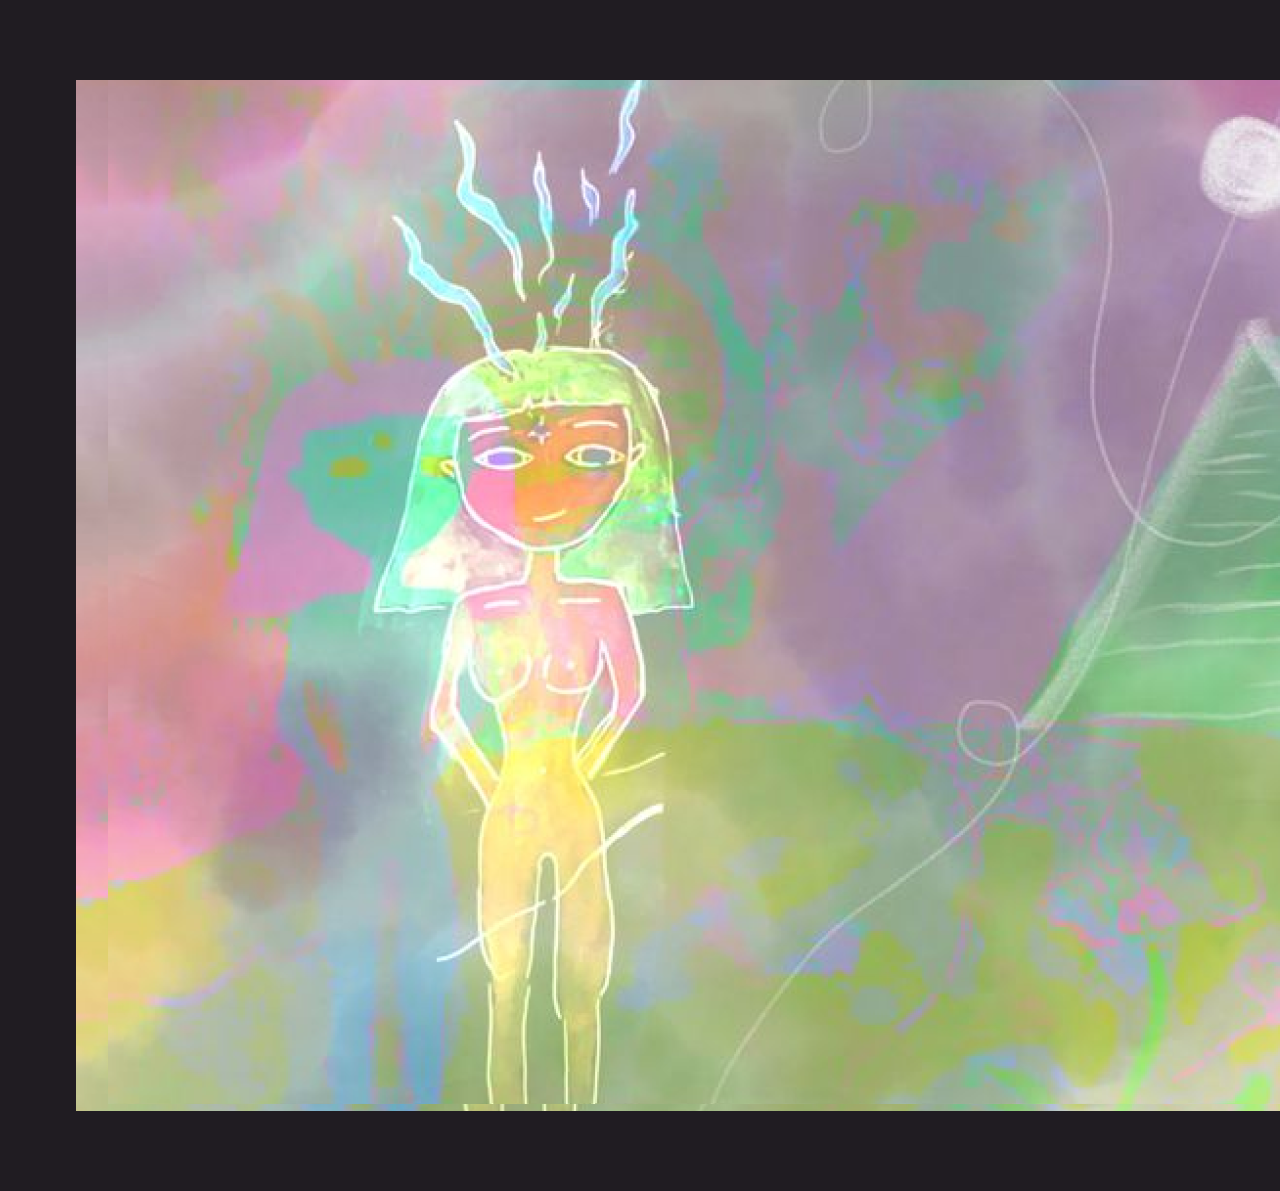
<file: index.html>
<!DOCTYPE html>
<!--[if lt IE 7]>      <html class="no-js lt-ie9 lt-ie8 lt-ie7"> <![endif]-->
<!--[if IE 7]>         <html class="no-js lt-ie9 lt-ie8"> <![endif]-->
<!--[if IE 8]>         <html class="no-js lt-ie9"> <![endif]-->
<!--[if gt IE 8]>      <html class="no-js"> <!--<![endif]-->
<html>
    <head>
        <meta charset="utf-8">
        <meta http-equiv="X-UA-Compatible" content="Ava Lang Design Portfolio">
        <title>Ava Lang Design Portfolio</title>
        <meta name="description" content="">
        <meta name="viewport" content="width=device-width, initial-scale=1">
        <link rel="stylesheet" href="css/style.css">
    </head>
    <body>
        <!--[if lt IE 7]>
            <p class="browsehappy">You are using an <strong>outdated</strong> browser. Please <a href="#">upgrade your browser</a> to improve your experience.</p>
        <![endif]-->
        <header>
           
           <div id="splash"> <a href="work.html">
            <img src="img/splash.png" alt="doodle ava lang">
            
             </a>
            </div>
        <nav>
          
            

        </nav>


        </header>
        
        <main>    
            


        </main>

        <footer>
        </footer>







    </body>
</html>
</file>
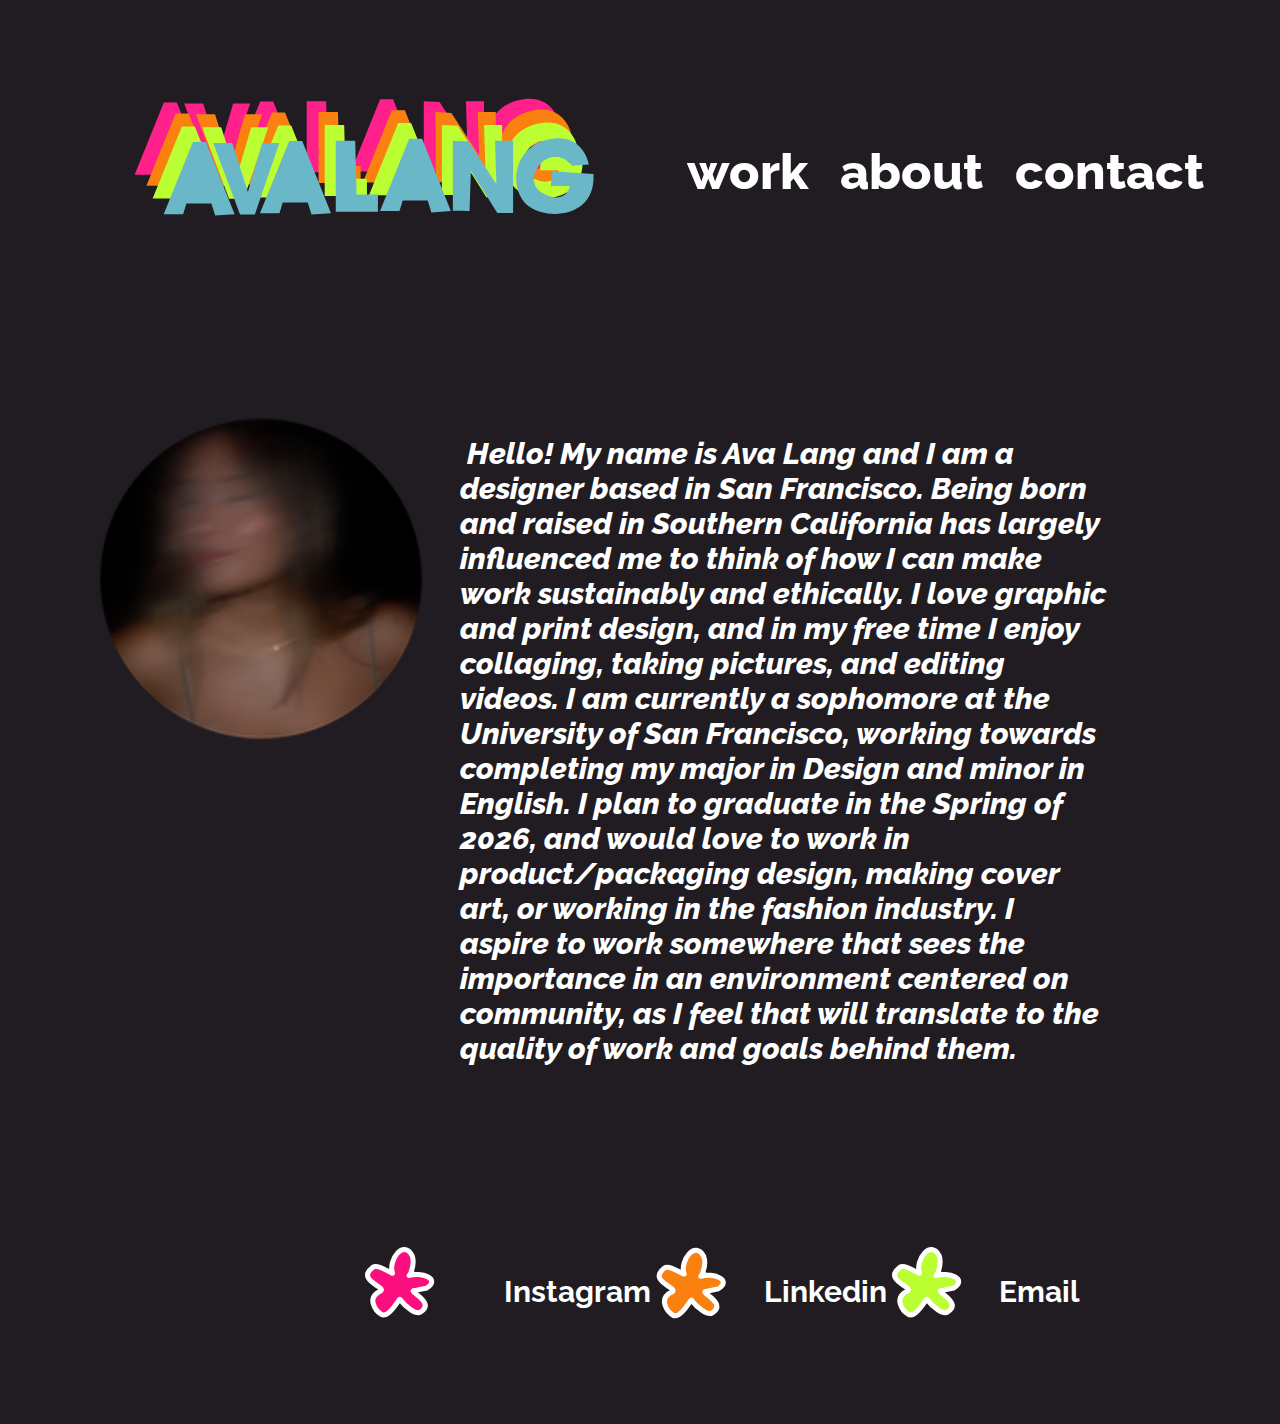
<file: about.html>
<!DOCTYPE html>
<!--[if lt IE 7]>      <html class="no-js lt-ie9 lt-ie8 lt-ie7"> <![endif]-->
<!--[if IE 7]>         <html class="no-js lt-ie9 lt-ie8"> <![endif]-->
<!--[if IE 8]>         <html class="no-js lt-ie9"> <![endif]-->
<!--[if gt IE 8]>      <html class="no-js"> <!--<![endif]-->
<html>
    <head>
        <meta charset="utf-8">
        <meta http-equiv="X-UA-Compatible" content="Ava Lang Design Portfolio">
        <title>Ava Lang Design Portfolio</title>
        <meta name="description" content="">
        <meta name="viewport" content="width=device-width, initial-scale=1">
        <link rel="stylesheet" href="css/style.css">
    </head>
<body>
    <!--[if lt IE 7]>
        <p class="browsehappy">You are using an <strong>outdated</strong> browser. Please <a href="#">upgrade your browser</a> to improve your experience.</p>
    <![endif]-->
    <header>
        <a href="index.html"><img src="img/AVA LOGO.svg" alt="Ava Lang Logo Image"></a>
        
    <nav>
        <a href="work.html">
        <h1>work</h1>
         </a>

        <a href="#">
        <h1>about</h1>
         </a> 

         <a href="contact.html">
        <h1>contact</h1>
        </a>

    </nav>
    </header>

    <main>
    
        <section>
            <div id="try2">
            <img src="img/aboutimg.png" alt="portfolio picture ava lang">   
        </div>
       
   


    
       
                <div id="idk">
            <h2> Hello! My name is Ava Lang and I am a designer based in San Francisco. Being born and raised in Southern California has largely influenced me to think of how I can make work sustainably and ethically. I love graphic and print design, and in my free time I enjoy collaging, taking pictures, and editing videos. I am currently a sophomore at the University of San Francisco, working towards completing my major in Design and minor in English. I plan to graduate in the Spring of 2026, and would love to work in product/packaging design, making cover art, or working in the fashion industry. I aspire to work somewhere that sees the importance in an environment centered on community, as I feel that will translate to the quality of work and goals behind them.  </h2>
                </div>
        </section>


    
<!--
<main id="about">
        <div id="aboutpic">
            <img src="img/aboutimg.png" alt="portfolio picture ava lang">   
        </div>
 

    <section>
       <div id="aboutcap"> <h2> Hello! My name is Ava Lang and I am a designer based in San Francisco. Being born and raised in Southern California has largely influenced me to think of how I can make work sustainably and ethically. I love graphic and print design, and in my free time I enjoy collaging, taking pictures, and editing videos. I am currently a sophomore at the University of San Francisco, working towards completing my major in Design and minor in English. I plan to graduate in the Spring of 2026, and would love to work in product/packaging design, making cover art, or working in the fashion industry. I aspire to work somewhere that sees the importance in an environment centered on community, as I feel that will translate to the quality of work and goals behind them.  </h2></section>
       </div>

-->
        </main>

        <footer>
            <div id="footer1"> <img src="img/p_flower.svg"> <a href="https://www.instagram.com/accounts/login/?next=https%3A%2F%2Fwww.instagram.com%2Fbyavalang%2F" target="_blank"></div>
              <h3>Instagram</h3>
              </a>
  
            <div id="footer2">  <img src="img/o_flower.svg"></div>
      
              <a href="https://www.linkedin.com/in/ava-lang-013930255?trk=contact-info" target="_blank">
              <h3>Linkedin</h3>
               </a>
  
              <div id="footer3">
          <img src="img/g_flower.svg">  </div>       
              <a href="mailto:aylang@dons.usfca.edu" target="_blank">
              <h3>Email</h3>
              </a>
  
          </footer>
  






    </body>    
    </html>
</file>
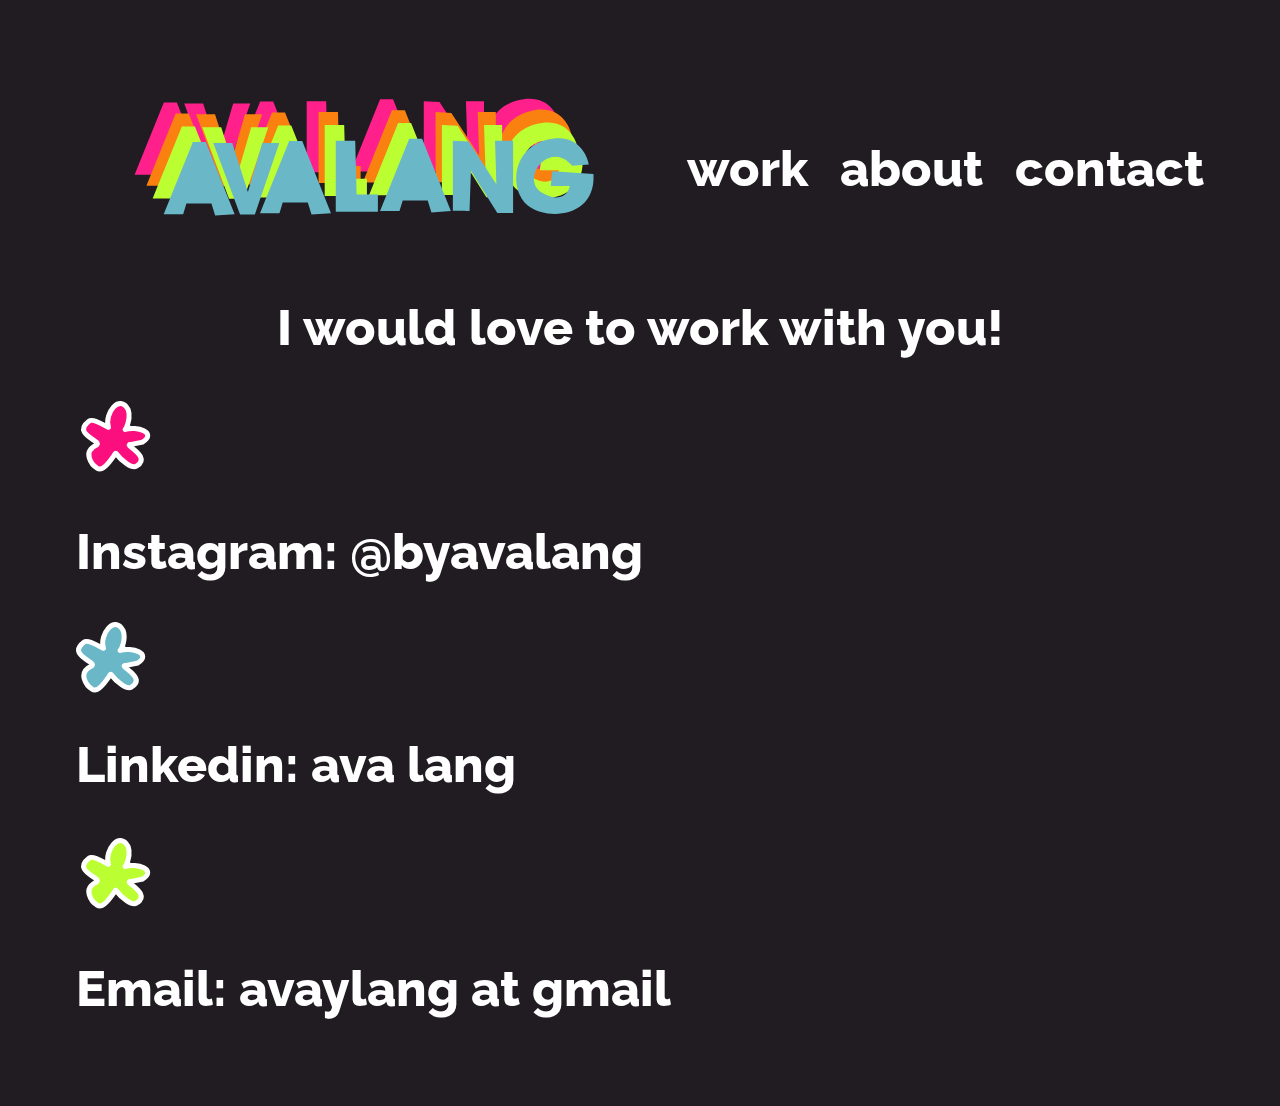
<file: contact.html>
</head>
<body>
    <!--[if lt IE 7]>
        <p class="browsehappy">You are using an <strong>outdated</strong> browser. Please <a href="#">upgrade your browser</a> to improve your experience.</p>
    <![endif]-->
    <link rel="stylesheet" href="css/style.css">
    <header>
        <a href="index.html"><img src="img/AVA LOGO.svg" alt="Ava Lang Logo Image"></a>
        
    <nav>
        <a href="work.html">
        <h1>work</h1>
         </a>

        <a href="about.html">
        <h1>about</h1>
         </a> 

         <a href="contact.html">
        <h1>contact</h1>
        </a>

    </nav>


    </header>
    
    <main>    
       
       <div id="caption2"> <h1>I would love to work with you!</h1></div>

     <!-- <div id="contact"     </div> >--> 
       <div id="pink">  <img src="img/p_flower.svg"> 
       <a href="https://www.instagram.com/accounts/login/?next=https%3A%2F%2Fwww.instagram.com%2Fbyavalang%2F">
        <h1 id="insta">Instagram: @byavalang   
            </h1></a>

      <div id="blue">  <img src="img/b_flower.svg"></div>
            
      <a href="https://www.linkedin.com/in/ava-lang-013930255?trk=contact-info " target="_blank">
       <h1>Linkedin: ava lang 
             </h1>   
            </a>
        
        <div id=green><img src="img/g_flower.svg"></div>
        <a href="mailto:aylang@dons.usfca.edu" target="_blank">
       
       <h1>Email: avaylang at gmail</h1> </a>
        </div>





        </main>








    </body>
    </html>
</file>
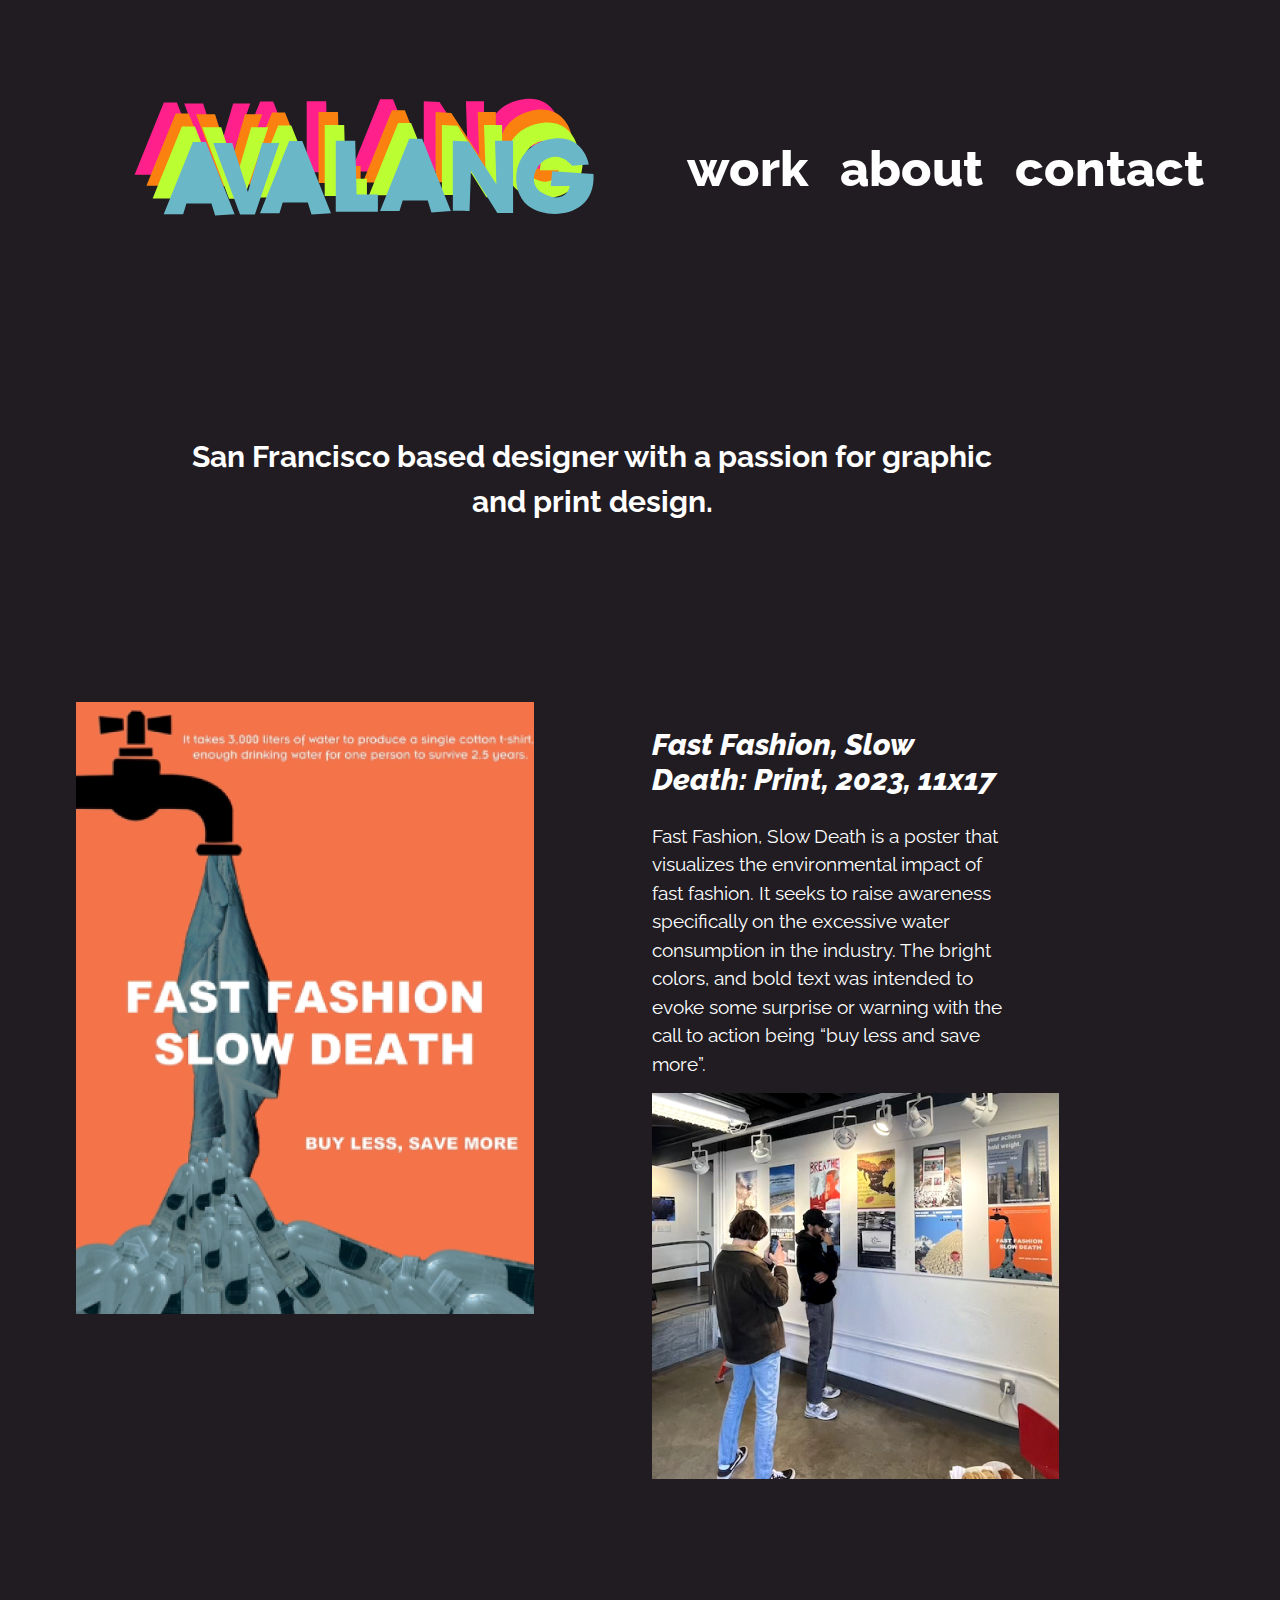
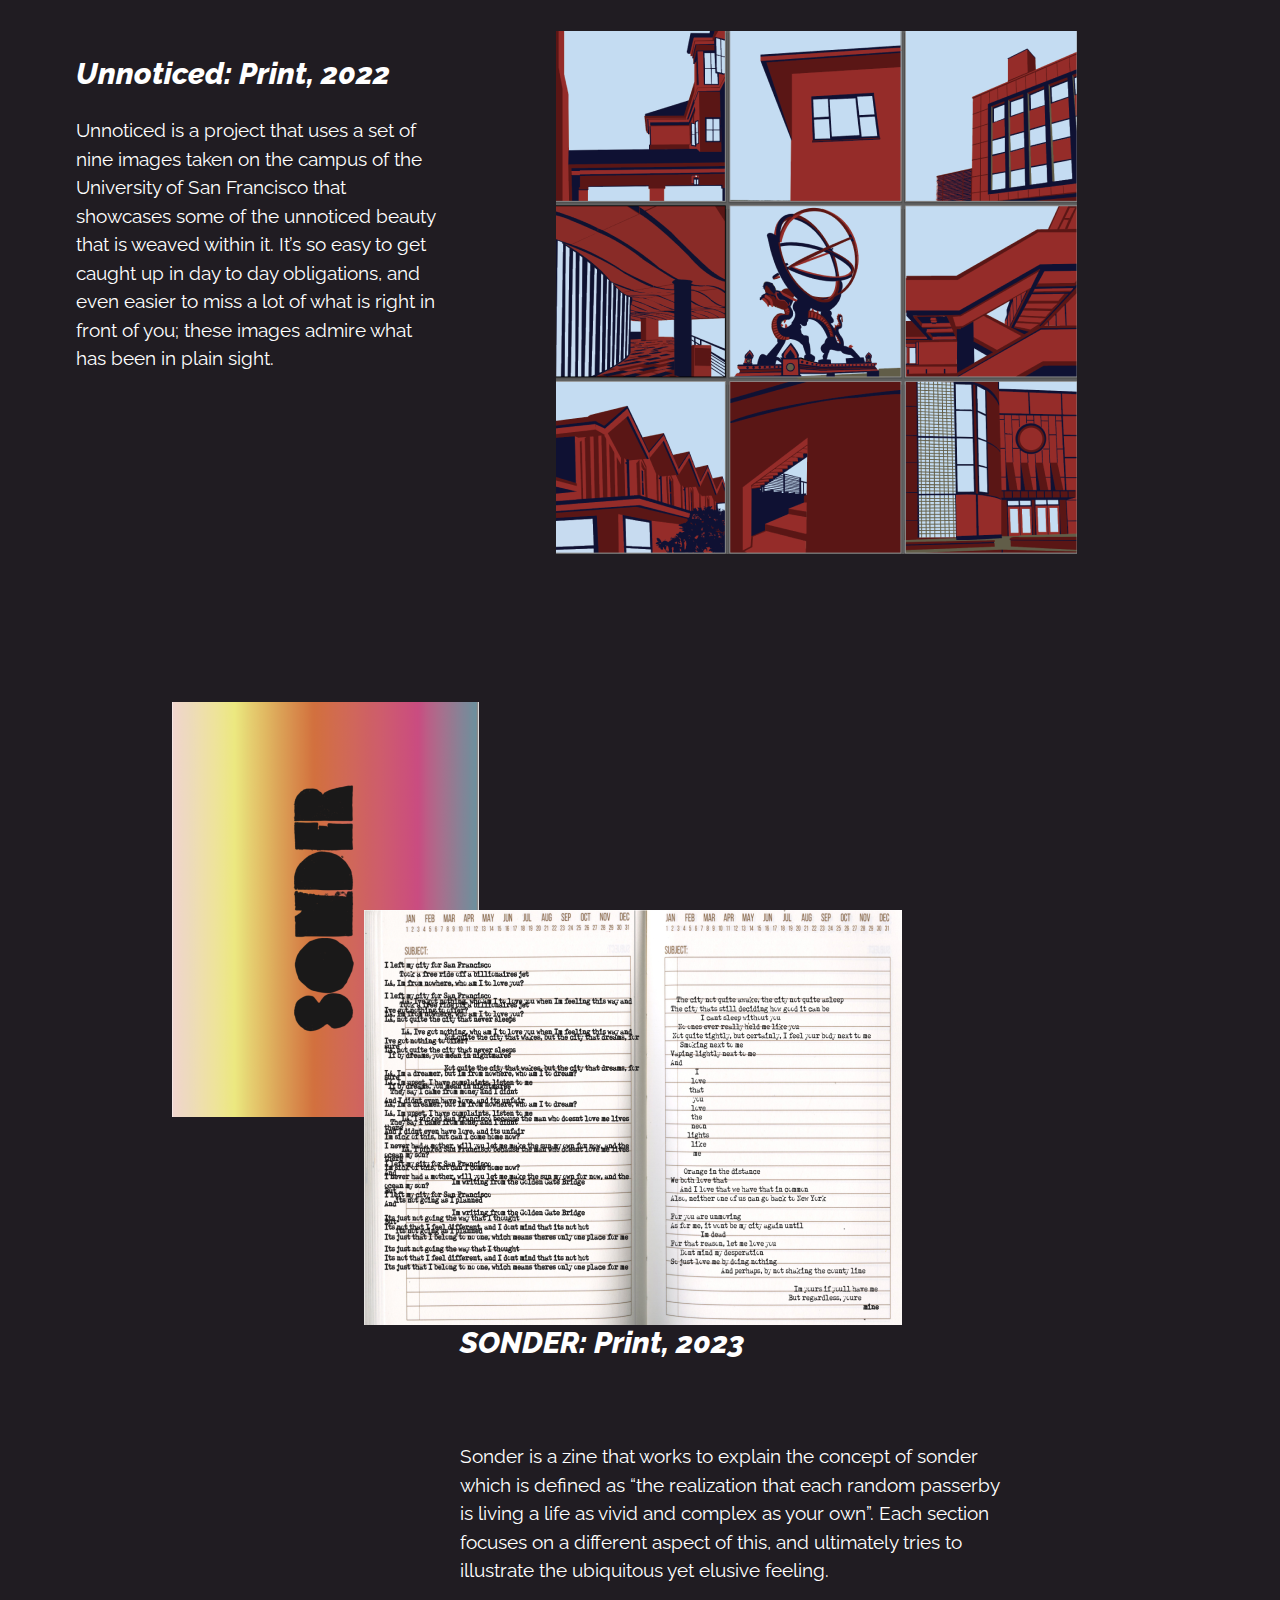
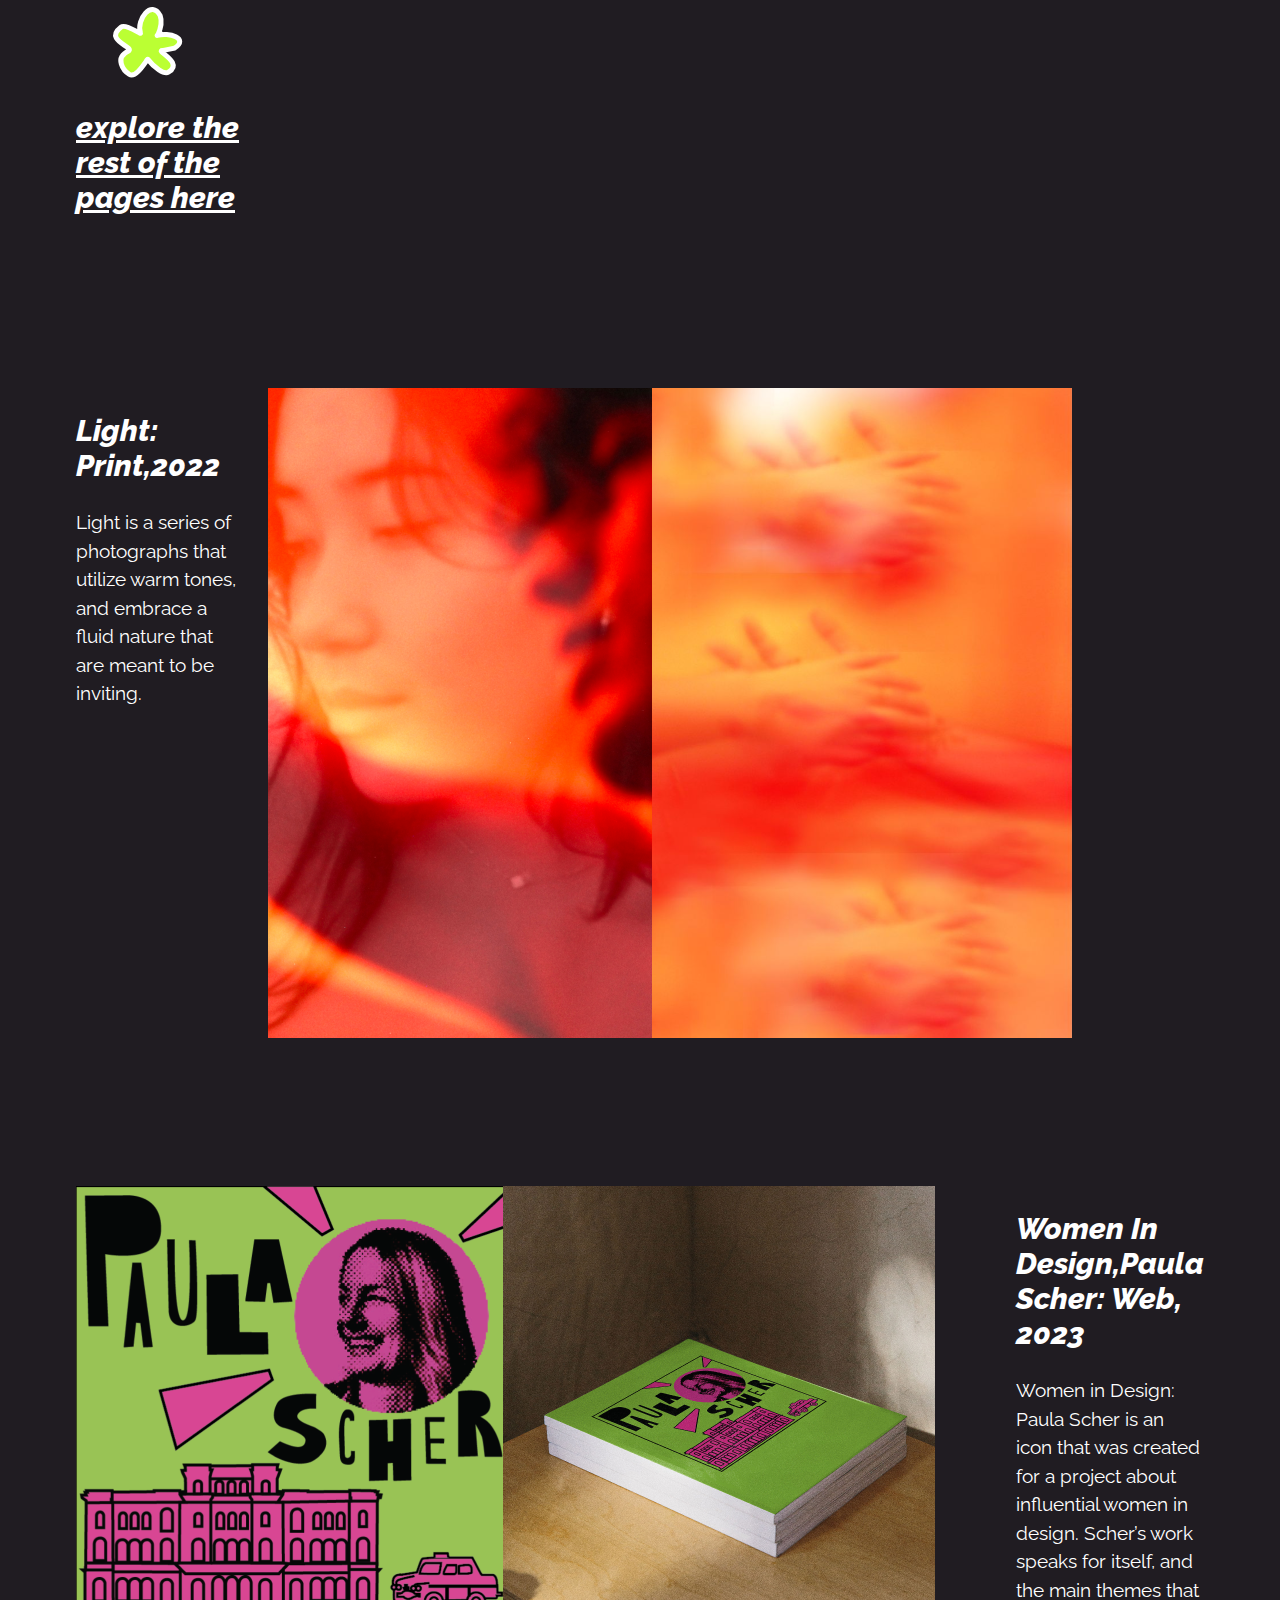
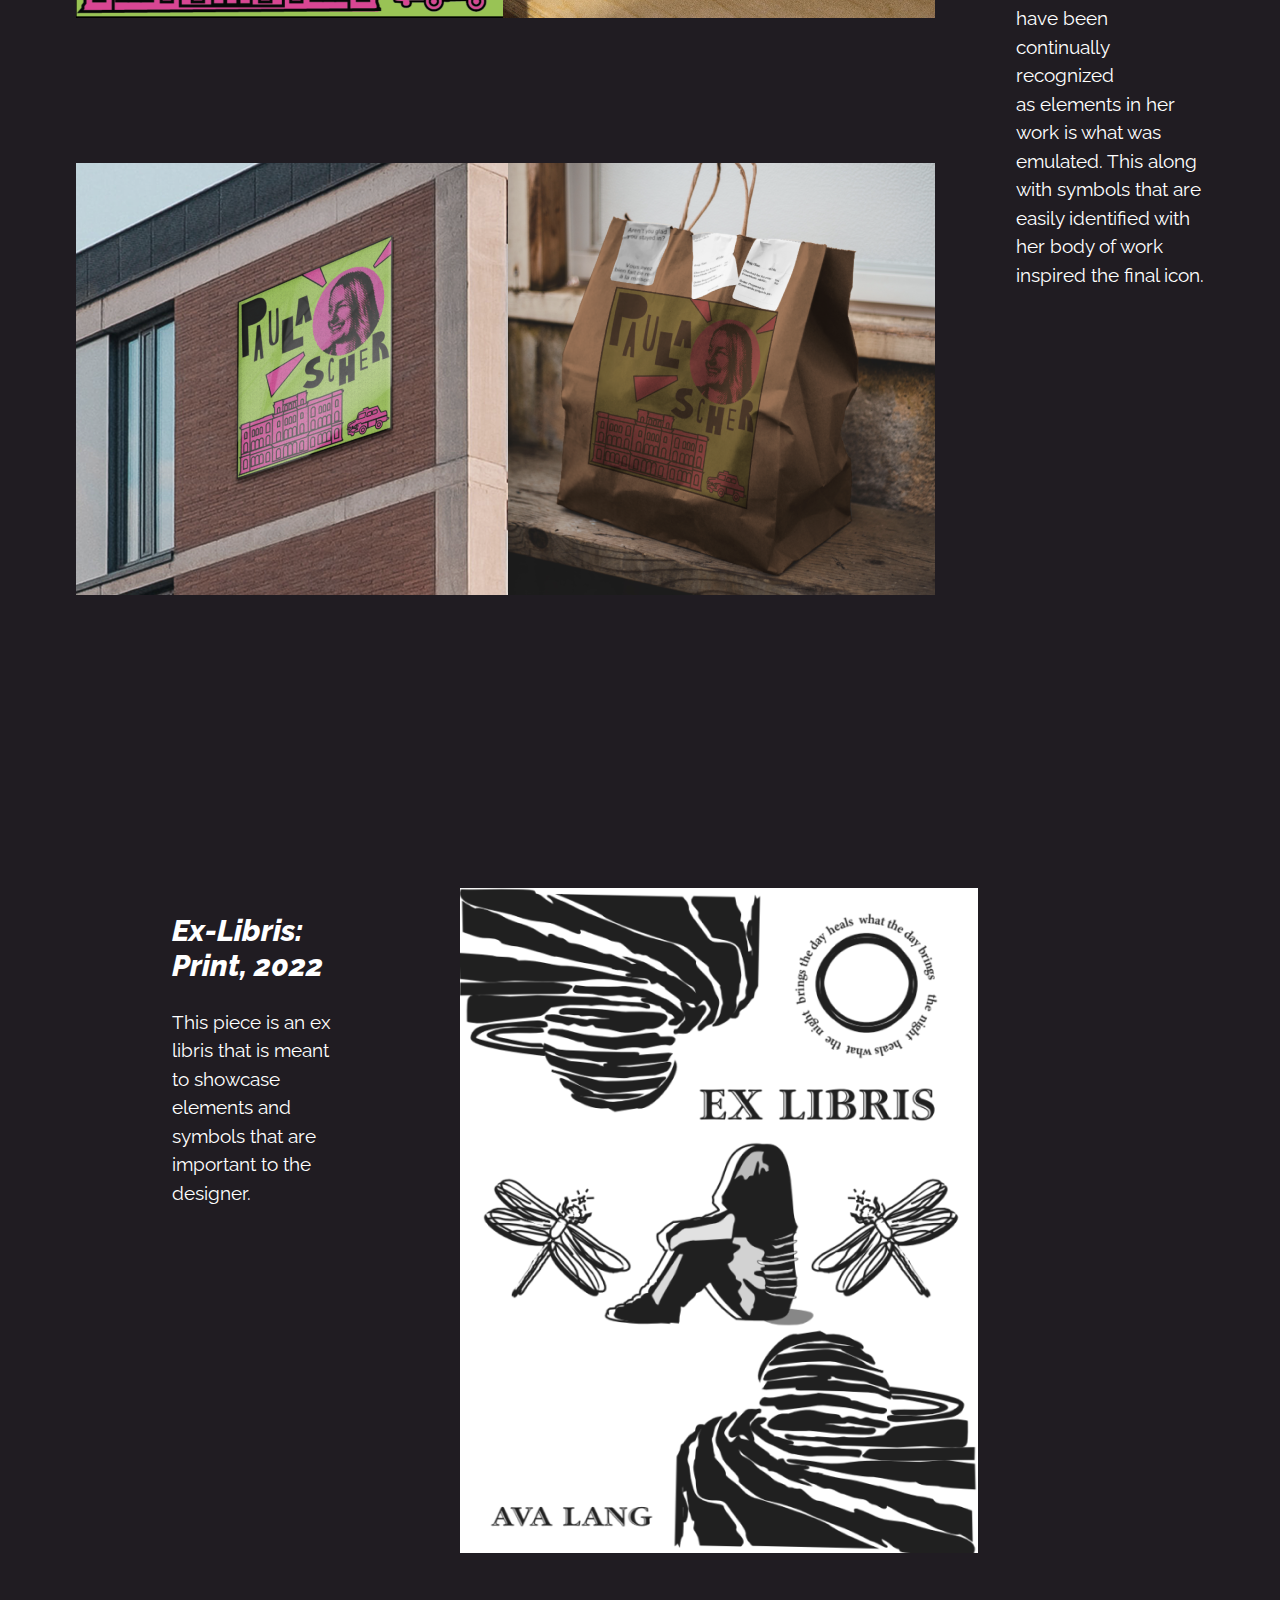
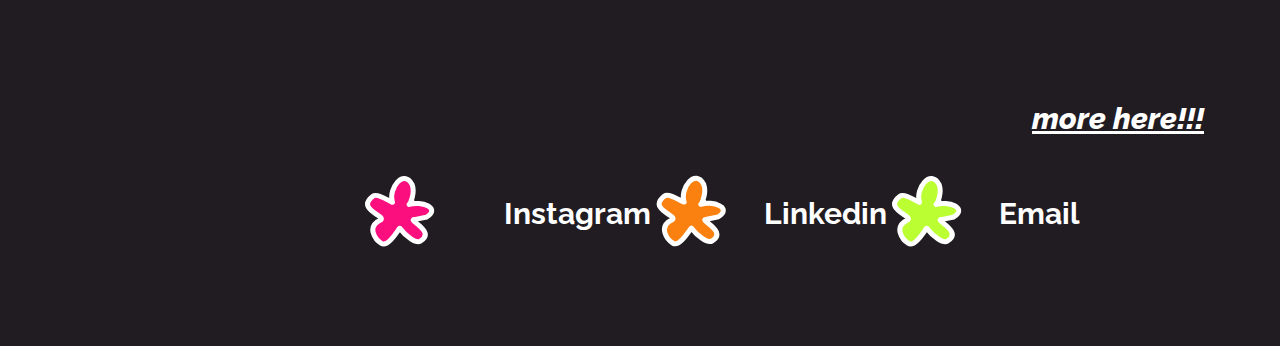
<file: work.html>
</head>
<body>
    <!--[if lt IE 7]>
        <p class="browsehappy">You are using an <strong>outdated</strong> browser. Please <a href="#">upgrade your browser</a> to improve your experience.</p>
    <![endif]-->
    <link rel="stylesheet" href="css/style.css">
    <header>
        <a href="index.html"><img src="img/AVA LOGO.svg" alt="Ava Lang Logo Image"></a>
        
    <nav>
        <a href="work.html">
        <h1>work</h1>
         </a>

        <a href="about.html">
        <h1>about</h1>
         </a> 

         <a href="contact.html">
        <h1>contact</h1>
        </a>

    </nav>


    </header>
    
    <main>    
       <section>
        <h3 id="tagline">San Francisco based designer with a passion for graphic and print design.</h3>
    </section>

    <section class="tworow">
        <div id="fastfashion">
            <img src="img/fastfashion.png" alt="graphic Design Project about the effects of fast fashion">
        </div>
        <div id="gallery">
            <img src="img/gallery.png" alt="people in art gallery viewing posters">
        </div>
        <div id="description1">
            <h2>Fast Fashion, Slow Death: Print, 2023, 11x17</h2> 
    
            <p>Fast Fashion, Slow Death is a poster that visualizes the environmental impact of fast fashion. It seeks to raise awareness specifically on the excessive water consumption in the industry. The bright colors, and bold text was intended to evoke some surprise or warning with the call to action being “buy less and save more”.</p>
        </div>      
    </section>


    <section>

        <div id="campus">
        <img src="img/campus.png" alt="campus project images">
        </div>

        <div id="description2">
        <h2>Unnoticed: Print, 2022</h2>
        <p>Unnoticed is a project that uses a set of nine images taken on the campus of the University of San Francisco that showcases some of the unnoticed beauty that is weaved within it. It’s so easy to get caught up in day to day obligations, and even easier to miss a lot of what is right in front of you; these images admire what has been in plain sight.</p>
        </div>
    </section>


    
    <section class="tworow">
        <div id="zine">
        <img src="img/zinecover.png" alt="zine on sonder, by ava lang">
    </div>

        <div id="zine8">
        <img src="img/zinepage8.png">
    </div>
        
     </section>
     
     <section >

        <div id="description3">
        <h2><br>SONDER: Print, 2023</h2>
        <p><br> <br>Sonder is a zine that works to explain the concept of sonder which is defined as “the realization that each random passerby is living a life as vivid and complex as your own”. Each section focuses on a different aspect of this, and ultimately tries to illustrate the ubiquitous yet elusive feeling.</p>
        <a href="zine.html">
        </div>
           
        
       <div id="zinepages"> <img src="img/g_flower.svg"> <h2>explore the rest of the pages here</h2>
            </a></div>


    </section>
      
    <section>
        <div id="photoshop">
        <img src="img/faces.png" alt="picture of two faces, orange, red, blurred">
    </div>

    <div id="hands">
        <img src="img/hands.png" alt="picture of hands, orange, blurred">
    </div>
    
    <div id="description4">
        <h2>Light: Print,2022</h2>
        <p>Light is a series of photographs that utilize warm tones, and embrace a fluid nature that are meant to be inviting.</p>
    </div>
        
    </section>
     
    <section class="tworow">
        <div id="paula">
        <img src="img/icon1.png" alt="designed symbol for paula scher by ava lang">
    </div>

        <div id="paula2">
        <img src="img/icon2.png" alt="designed symbol for paula scher by ava lang">
    </div>

    <div id="paula3">
        <img src="img/icon3.png" alt="designed symbol for paula scher by ava lang">
    </div>

        <div id="paula4">
        <img src="img/icon4.png" alt="designed symbol for paula scher by ava lang">
    </div>
        

        <div id="description5">
        <h2>Women In Design,Paula Scher: Web, 2023</h2>
        <p>Women in Design: Paula Scher is an icon that was created for a project about influential women in design. Scher’s work speaks for itself, and the main themes that have been continually recognized as elements in her work is what was emulated. This along with symbols that are easily identified with her body of work inspired the final icon. </p>
    </div>
        
    </section>
 
   <section>
        <div id="libris">
        <img src="img/exlibris.png" alt="ex libris by ava lang">
        </div>

        <div id="description6">
        <h2>Ex-Libris: Print, 2022</h2>
        <p>This piece is an ex libris that is meant to showcase elements and symbols that are important to the designer.   
        </p>
    </div>
   </section>
       

   <div id="extra"><a href="more.html"> <h2> more here&#33;&#33;&#33; </h2> </a> </div> 



        </main>

        <footer>
          <div id="footer1"> <img src="img/p_flower.svg"> <a href="https://www.instagram.com/accounts/login/?next=https%3A%2F%2Fwww.instagram.com%2Fbyavalang%2F" target="_blank"></div>
            <h3>Instagram</h3>
            </a>

          <div id="footer2">  <img src="img/o_flower.svg"></div>
    
            <a href="https://www.linkedin.com/in/ava-lang-013930255?trk=contact-info" target="_blank">
            <h3>Linkedin</h3>
             </a>

            <div id="footer3">
        <img src="img/g_flower.svg">  </div>       
            <a href="mailto:aylang@dons.usfca.edu" target="_blank">
            <h3>Email</h3>
            </a>

        </footer>







    </body>
    </html>
</file>
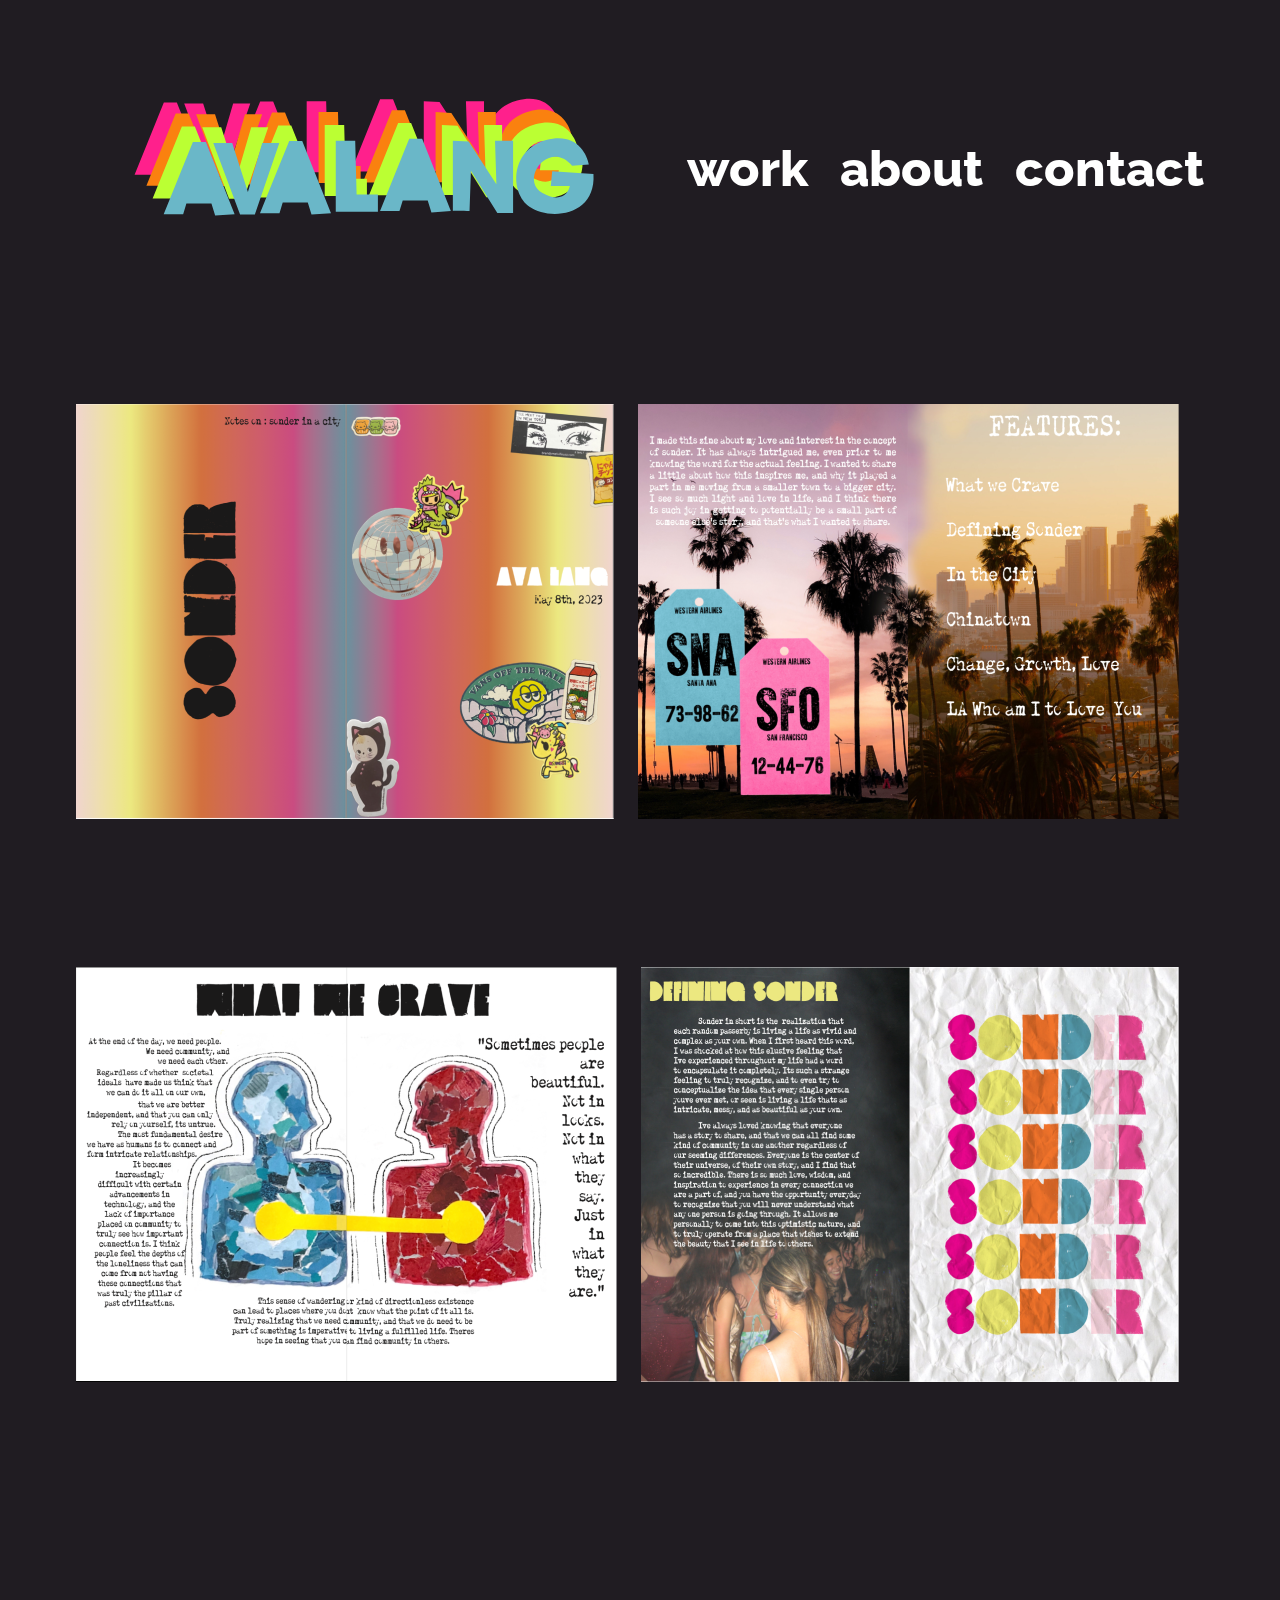
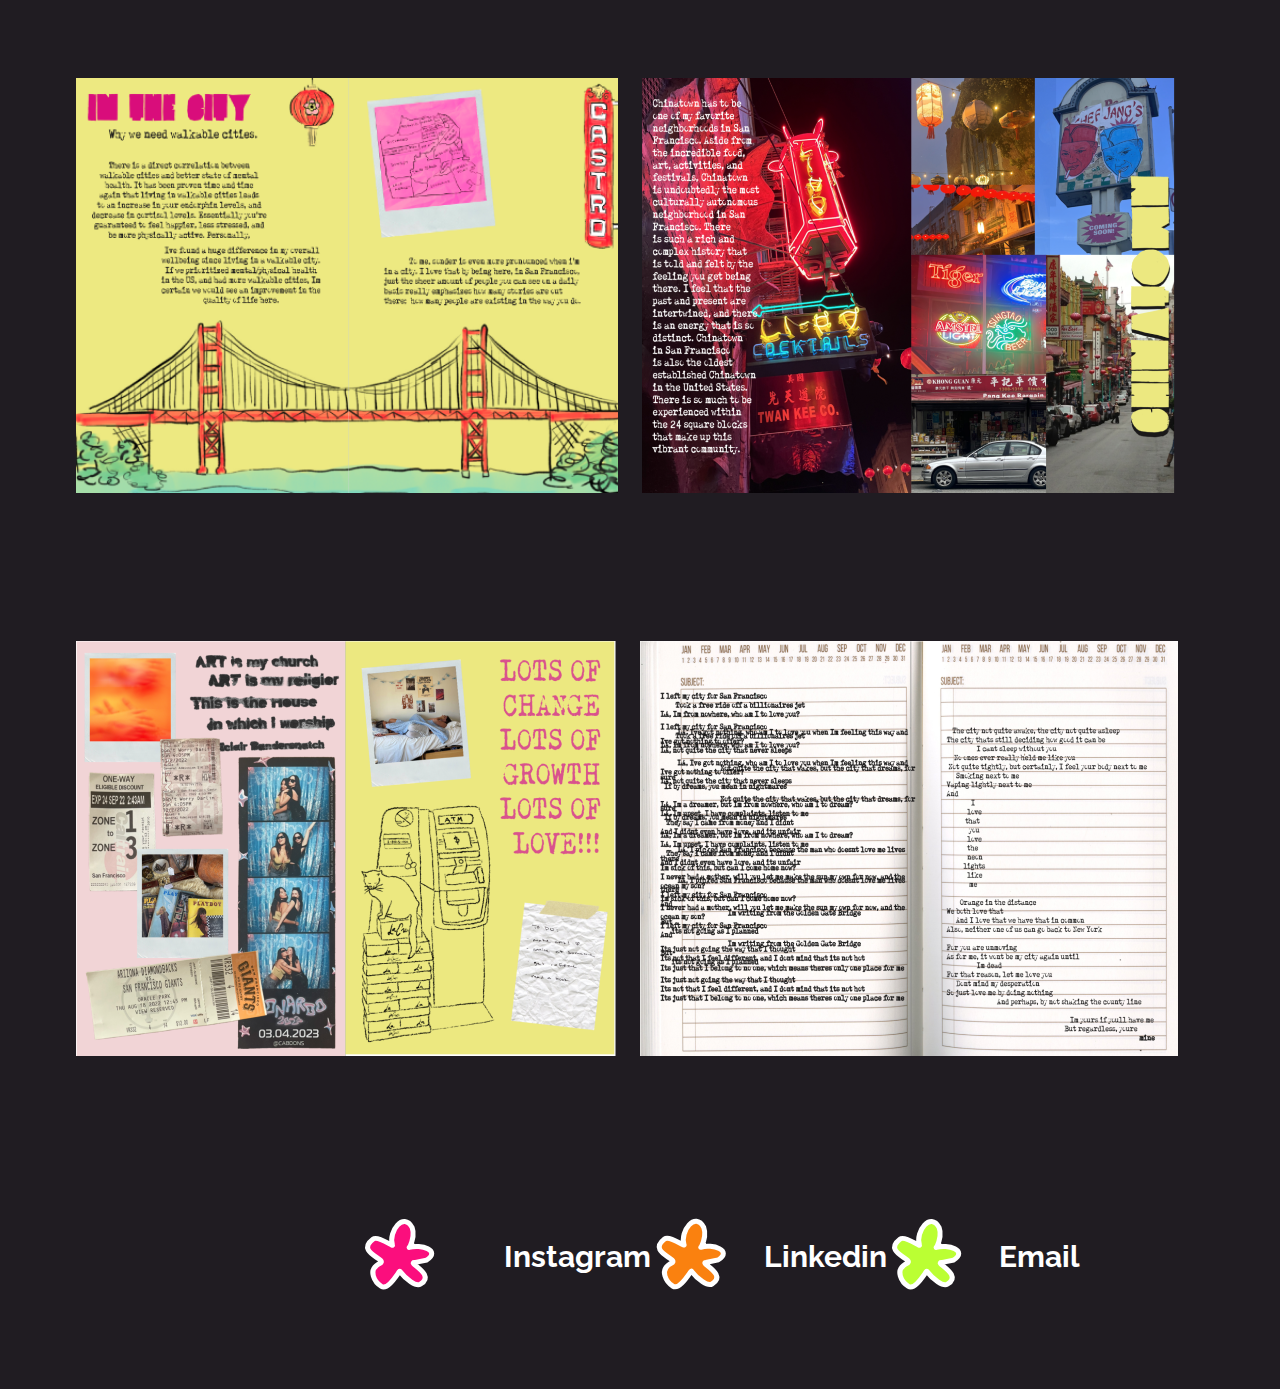
<file: zine.html>
<link rel="stylesheet" href="css/style.css">

<body>
<header>
  <a href="index.html"><img src="img/AVA LOGO.svg" alt="Ava Lang Logo Image"></a>

    
<nav>
  <a href="work.html">
  <h1>work</h1>
   </a>

  <a href="about.html">
  <h1>about</h1>
   </a> 

   <a href="contact.html">
  <h1>contact</h1>
  </a>

</nav>

</header>

<main>

  <section>
   <img src="img/zinefullcover.png">
    <img src="img/zinepage2.png">

   
</section>

<section>
  <img src="img/zinepage3.png">
  <img src="img/zinepage4.png">
</section>
   

<section>
  

    </section>

    <section>
    <img src="img/zinepage5.png">
    <img src="img/zinepage6.png">


  </section>

  <section>

    <img src="img/zinepage7.png">
    <img src="img/zinepage8.png">
  </section>

  



</main>


<footer>
  <div id="footer1"> <img src="img/p_flower.svg"> <a href="www.link" target="_blank"></div>
    <h3>Instagram</h3>
    </a>

  <div id="footer2">  <img src="img/o_flower.svg"></div>

    <a href="https://www.linkedin.com/in/ava-lang-013930255?trk=contact-info" target="_blank">
    <h3>Linkedin</h3>
     </a>

    <div id="footer3">
<img src="img/g_flower.svg">  </div>       
    <a href="mailto:aylang@dons.usfca.edu" target="_blank">
    <h3>Email</h3>
    </a>

</footer>



</body>
</html>
</file>
<file: css/style.css>
@import url('https://fonts.googleapis.com/css2?family=Raleway:wght@800&display=swap');
@import url('https://fonts.googleapis.com/css2?family=Raleway:wght@400;800&display=swap');

@import url('https://fonts.googleapis.com/css2?family=Averia+Sans+Libre&family=Mountains+of+Christmas:wght@700&family=Raleway:ital,wght@1,300&family=Tenali+Ramakrishna&display=swap');



html {
    font-size: 16px; 
}

body {
    background-color: #201C22;
    max-width: 70.5rem;
    font-family: 'Raleway', sans-serif;
    color:white;
    line-height: 1.5;
    margin: 5rem auto;
    
}


section {
    margin: 9.25rem auto;
    display:grid;
    grid-template-columns: repeat(12, 1fr);
    grid-column-gap: 1.5rem;
    grid-auto-flow: dense;
}


header {
    display: flex;
    align-items: center;
    justify-content: space-between;

}

p {
    font-size: 19px;
}

h1{
    font-size: 50px;
    font-style: normal;
    font-weight: 800;
}

h2 {
    font-size: 30px;
    font-style: italic; 
}

a {
    color: white;
    text-decoration: none;
    margin: 0 0 0 2rem;
}

a h1:hover {
    color: #FB0E7D;
}

a h1:visited {
    color: #BF3; 
}



a footer:hover{
    color: #BF3;
     
}


h2{
    font-family: Raleway;
    font-size: 30px;
    font-style: italic;
    font-weight: 800;
    line-height: normal;
}

h3{
    font-family: raleway;
    font-size: 30px;
    font-weight: bold;
}




nav {
    display: flex;
    align-items: center;
    justify-content: space-between;

}


main {
    font-family: 'Raleway', sans-serif;

}

footer {
    width: 35rem;
    margin: auto;
    display: flex;
    align-items: center;
    justify-content: space-between;
    font-size: 30px;
    font-style: normal;

}

.tworow {
    margin: 9.25rem auto;
    display:grid;
    grid-template-columns: repeat(12, 1fr);
    grid-template-rows: 50% 50%;
    grid-column-gap: 1.5rem;
    grid-auto-flow: dense;
}

#tagline {
    text-align: center;
    grid-column: 2/11;
}



#fastfashion {
    grid-column: 1/6;
    grid-row: 1/3; 
}

#description1 {
    grid-column: 7/11;
    grid-row: 1/2; 
  

}
#gallery {
    grid-column:7/11;
    grid-row: 2/3; 

}



#campus {
    grid-column: 6/10;

}


#description2 {
    grid-column: 1/5;

}

#zine {
    grid-column: 2/4;
    grid-row: 1/3;

}

#zine8 {
    grid-column: 4/10;
    grid-row: 2/3;
}

#description3 {
   grid-column: 5/11;
}


#description4 {
    grid-column: 1/3;
}

#photoshop {
    grid-column: 3/7;
}

#hands {
    grid-column: 7/11;
}


#paula {
    grid-column: 1/4;
}

#paula2 {
    grid-column: 6/8;
}

#paula3 {
    grid-column: 1/4;
   

}

#paula4 {
    grid-column: 6/9;
    grid-row: 1/2;
}

#description5 {
    grid-column: 12/12;
}


#description6{
    grid-column: 2/4;
}

#libris {
    grid-column: 5/10;
}


#try2 {
    grid-column: 1/4;
}

#idk {
    grid-column: 5/12;
    text-align: left;
}


#insta {
    grid-column: 3/7;
}

#contact {
    grid-column: 1/9;
}

#pink {
    grid-column: 1/2;
}
#blue {
    grid-column: 0/1;
}
#green {
    grid-column: 0/1;
}
#caption2 {
    text-align: center;
}
#footer1 {
    grid-column: 1/2;
}

#footer2 {
    grid-column: 5/6
}

#footer {
    grid-column: 9/10;
}
#extra {
    text-align: right;
    text-decoration: underline;
}
#stills {
    grid-column: 1/6;
}

#d1{
    grid-column: 3/7;
}

#d2 {
    grid-column: 9/11;
}

#video {
    grid-column: 1/6;
}

#pyramid {
    grid-column: 4/12;
}

#thefeed {
    grid-column: 7/11;
}

#splash {
    background-image: url("../img/splash.png");
    background-size: cover;
}

#zinepages {
    text-decoration: underline;
    grid-column: 1/3;
}
</file>
